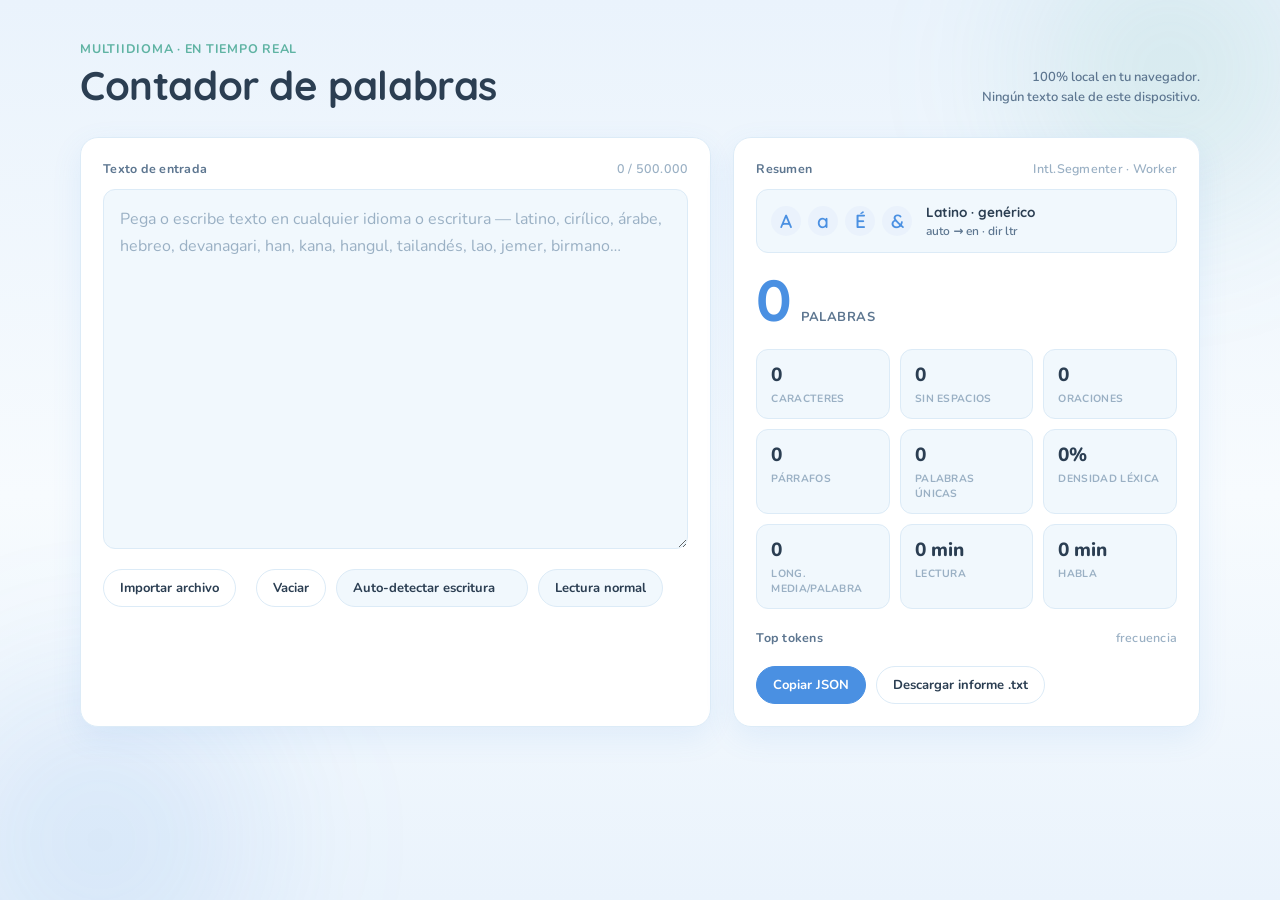
<file: index.html>
<!DOCTYPE html>
<html lang="es">
<head>
<meta charset="UTF-8">
<meta name="viewport" content="width=device-width, initial-scale=1.0">
<title>Contador de palabras — multiidioma</title>
<meta name="description" content="Contador de palabras y caracteres multiidioma: chino, japonés, coreano, árabe, tailandés, ruso y más. 100% local en tu navegador, ningún texto sale de tu dispositivo.">
<link rel="canonical" href="https://countswords.pages.dev/">
<meta property="og:title" content="Contador de palabras — multiidioma">
<meta property="og:description" content="Analiza palabras, caracteres, oraciones y tiempo de lectura en cualquier idioma o escritura. Sin servidor, sin registro.">
<meta property="og:type" content="website">
<meta property="og:url" content="https://countswords.pages.dev/">
<meta name="twitter:card" content="summary">
<meta name="twitter:title" content="Contador de palabras — multiidioma">
<meta name="twitter:description" content="100% local, funciona con cualquier idioma o escritura.">
<meta name="robots" content="index, follow">
<link rel="preconnect" href="https://fonts.googleapis.com">
<link rel="preconnect" href="https://fonts.gstatic.com" crossorigin>
<link href="https://fonts.googleapis.com/css2?family=Quicksand:wght@500;600;700&family=Nunito:wght@400;600;700;800&family=IBM+Plex+Mono:wght@500&display=swap" rel="stylesheet">
<style>
  :root{
    --bg-1:#EAF3FC; --bg-2:#F7FBFE;
    --bg-panel:#FFFFFF; --bg-panel-2:#F1F8FD;
    --ink:#2B3E52; --ink-soft:#5D7690; --ink-faint:#9AB0C4;
    --border:#DCEBF7;
    --accent:#4A90E2; --accent-soft:#EAF2FC; --accent-ink:#FFFFFF;
    --accent-2:#5FB3A3; --danger:#D97B6C; --danger-bg:#FDEEEA;
    --radius:18px; --radius-sm:12px; --radius-pill:999px;
    --shadow:0 10px 30px rgba(74,144,226,.10);
    --mono:'IBM Plex Mono', ui-monospace, monospace;
    --sans:'Nunito', system-ui, -apple-system, sans-serif;
    --display:'Quicksand', var(--sans);
  }
  *{box-sizing:border-box;}
  html,body{margin:0;padding:0;}
  body{
    background:linear-gradient(180deg, var(--bg-1) 0%, var(--bg-2) 55%, var(--bg-1) 100%);
    color:var(--ink);
    font-family:var(--sans);
    min-height:100vh;
    padding:40px 24px 72px;
    position:relative;
    overflow-x:hidden;
  }
  body::before, body::after{
    content:""; position:fixed; border-radius:50%; filter:blur(60px); z-index:0; pointer-events:none;
  }
  body::before{width:420px; height:420px; top:-140px; right:-100px; background:radial-gradient(circle, rgba(95,179,163,.20), transparent 70%);}
  body::after{width:480px; height:480px; bottom:-180px; left:-140px; background:radial-gradient(circle, rgba(74,144,226,.16), transparent 70%);}
  .wrap{max-width:1120px;margin:0 auto; position:relative; z-index:1;}

  header.top{display:flex; justify-content:space-between; align-items:flex-end; gap:16px; margin-bottom:30px; flex-wrap:wrap;}
  .eyebrow{
    font-family:var(--sans); font-weight:700; font-size:12.5px; letter-spacing:.06em; text-transform:uppercase;
    color:var(--accent-2); margin:0 0 6px;
  }
  h1{
    font-family:var(--display); font-weight:700; font-size:clamp(28px,3.6vw,40px);
    margin:0; letter-spacing:-.01em; line-height:1.1; color:var(--ink);
  }
  .top-meta{font-family:var(--sans); font-weight:600; font-size:13px; color:var(--ink-soft); text-align:right; max-width:280px; line-height:1.5;}

  .grid{display:grid; grid-template-columns:1.15fr .85fr; gap:22px;}
  @media (max-width:860px){ .grid{grid-template-columns:1fr;} }

  .panel{
    background:var(--bg-panel); border:1px solid var(--border); border-radius:var(--radius);
    padding:22px; position:relative; box-shadow:var(--shadow);
  }

  .panel-label{
    font-family:var(--sans); font-weight:700; font-size:12.5px; letter-spacing:.02em;
    color:var(--ink-soft); display:flex; justify-content:space-between; margin-bottom:12px;
  }
  .panel-label .cap{color:var(--ink-faint); font-weight:600;}
  .panel-label .cap.warn{color:var(--danger);}

  textarea{
    width:100%; min-height:360px; resize:vertical; border:1px solid var(--border); border-radius:var(--radius-sm);
    background:var(--bg-panel-2); color:var(--ink); font-family:var(--sans); font-size:16px; line-height:1.7;
    padding:16px; outline:none; transition:box-shadow .2s ease, border-color .2s ease;
  }
  textarea::placeholder{color:var(--ink-faint);}
  textarea:focus{border-color:var(--accent); box-shadow:0 0 0 4px var(--accent-soft);}

  .toolbar{display:flex; flex-wrap:wrap; gap:10px; margin-top:14px; align-items:center;}
  button, select{
    font-family:var(--sans); font-weight:700; font-size:13px; color:var(--ink);
    background:var(--bg-panel-2); border:1px solid var(--border); border-radius:var(--radius-pill);
    padding:9px 16px; cursor:pointer; transition:background .15s ease, transform .1s ease;
  }
  button:hover{background:var(--accent-soft); border-color:var(--accent);}
  button:active{transform:translateY(1px) scale(.98);}
  button.primary{background:var(--accent); border-color:var(--accent); color:var(--accent-ink);}
  button.primary:hover{background:#3E82D6;}
  button.ghost{background:transparent;}
  input[type=file]{display:none;}
  select{appearance:none;}

  .specimen{
    display:flex; align-items:center; gap:14px; border:1px solid var(--border); border-radius:var(--radius-sm);
    padding:12px 14px; background:var(--bg-panel-2); margin-bottom:18px; min-height:56px;
  }
  .specimen .glyphs{display:flex; gap:7px; font-family:var(--display); font-weight:600; font-size:19px; color:var(--accent);}
  .specimen .glyphs span{
    display:inline-flex; align-items:center; justify-content:center;
    width:30px; height:30px; border-radius:50%; background:var(--accent-soft);
  }
  .specimen .meta{font-family:var(--sans); font-size:12px; font-weight:600; color:var(--ink-soft); line-height:1.5;}
  .specimen .meta b{color:var(--ink); font-size:13.5px; display:block; font-family:var(--display); font-weight:700;}

  .hero{display:flex; align-items:baseline; gap:10px; margin-bottom:20px;}
  .hero .num{font-family:var(--display); font-weight:700; font-size:58px; letter-spacing:-.02em; line-height:1; color:var(--accent); font-variant-numeric:tabular-nums;}
  .hero .lbl{font-family:var(--sans); font-weight:700; font-size:13px; text-transform:uppercase; letter-spacing:.04em; color:var(--ink-soft);}

  .stats{display:grid; grid-template-columns:1fr 1fr 1fr; gap:10px;}
  .stat{background:var(--bg-panel-2); border:1px solid var(--border); border-radius:var(--radius-sm); padding:12px 14px;}
  .stat .v{font-family:var(--sans); font-size:19px; font-weight:800; color:var(--ink); font-variant-numeric:tabular-nums;}
  .stat .k{font-family:var(--sans); font-size:10.5px; font-weight:700; text-transform:uppercase; letter-spacing:.03em; color:var(--ink-faint); margin-top:3px;}

  .freq{margin-top:20px;}
  .freq-row{display:grid; grid-template-columns:88px 1fr 32px; align-items:center; gap:10px; margin-bottom:8px; font-family:var(--sans); font-size:12.5px; font-weight:600;}
  .freq-row .w{overflow:hidden; text-overflow:ellipsis; white-space:nowrap; color:var(--ink);}
  .freq-bar-track{height:9px; background:var(--bg-panel-2); border-radius:var(--radius-pill); overflow:hidden;}
  .freq-bar{height:100%; background:var(--accent-2); border-radius:var(--radius-pill);}
  .freq-row .n{color:var(--ink-faint); text-align:right;}

  .foot-actions{display:flex; gap:10px; margin-top:20px; flex-wrap:wrap;}

  .warning{
    font-family:var(--sans); font-weight:600; font-size:12.5px; color:#A6503F; background:var(--danger-bg);
    border:1px solid rgba(217,123,108,.35); border-radius:var(--radius-sm); padding:10px 12px; margin-top:10px; display:none;
  }
  .warning.show{display:block;}
  .file-status{font-family:var(--sans); font-weight:600; font-size:12px; color:var(--ink-faint); align-self:center;}
  .file-status.err{color:var(--danger);}

  ::selection{background:var(--accent-soft); color:var(--accent);}
  @media (prefers-reduced-motion:no-preference){
    .hero .num, .stat .v{transition:opacity .15s ease;}
  }
</style>
</head>
<body>
<div class="wrap">

  <header class="top">
    <div>
      <p class="eyebrow">Multiidioma · en tiempo real</p>
      <h1>Contador de palabras</h1>
    </div>
    <div class="top-meta">100% local en tu navegador.<br>Ningún texto sale de este dispositivo.</div>
  </header>

  <div class="grid">

    <!-- INPUT -->
    <section class="panel">
      <div class="panel-label">
        <span>Texto de entrada</span>
        <span class="cap" id="capLabel">0 / 500.000</span>
      </div>
      <textarea id="input" dir="auto" spellcheck="false" placeholder="Pega o escribe texto en cualquier idioma o escritura — latino, cirílico, árabe, hebreo, devanagari, han, kana, hangul, tailandés, lao, jemer, birmano…"></textarea>
      <div class="toolbar">
        <button class="ghost" id="btnImport" title="Admite .txt, .docx, .pdf">Importar archivo</button>
        <input type="file" id="fileInput" accept=".txt,.docx,.pdf,text/plain,application/vnd.openxmlformats-officedocument.wordprocessingml.document,application/pdf">
        <span class="file-status" id="fileStatus"></span>
        <button class="ghost" id="btnClear">Vaciar</button>
        <select id="localeSelect" title="Forzar escritura/idioma para la segmentación">
          <option value="auto">Auto-detectar escritura</option>
          <option value="en">Latino — genérico (en)</option>
          <option value="es">Latino — español (es)</option>
          <option value="ja">Japonés — Han+Kana (ja)</option>
          <option value="zh">Chino — Han (zh)</option>
          <option value="ko">Coreano — Hangul (ko)</option>
          <option value="th">Tailandés (th)</option>
          <option value="lo">Lao (lo)</option>
          <option value="km">Jemer (km)</option>
          <option value="my">Birmano (my)</option>
          <option value="ar">Árabe (ar)</option>
          <option value="he">Hebreo (he)</option>
          <option value="hi">Hindi — Devanagari (hi)</option>
          <option value="ru">Ruso — cirílico (ru)</option>
          <option value="el">Griego (el)</option>
        </select>
        <select id="wpmSelect" title="Velocidad de lectura de referencia">
          <option value="0.75">Lectura lenta</option>
          <option value="1" selected>Lectura normal</option>
          <option value="1.3">Lectura rápida</option>
        </select>
      </div>
      <div class="warning" id="warnBanner"></div>
    </section>

    <!-- OUTPUT -->
    <section class="panel">
      <div class="panel-label"><span>Resumen</span><span class="cap" id="engineLabel">Intl.Segmenter</span></div>

      <div class="specimen" id="specimen">
        <div class="glyphs" id="specimenGlyphs"><span>A</span><span>a</span><span>É</span><span>&</span></div>
        <div class="meta"><b id="specimenName">Latino · genérico</b><span id="specimenLocale">auto → en · dir ltr</span></div>
      </div>

      <div class="hero"><span class="num" id="statWords">0</span><span class="lbl">palabras</span></div>

      <div class="stats">
        <div class="stat"><div class="v" id="statChars">0</div><div class="k">Caracteres</div></div>
        <div class="stat"><div class="v" id="statCharsNS">0</div><div class="k">Sin espacios</div></div>
        <div class="stat"><div class="v" id="statSentences">0</div><div class="k">Oraciones</div></div>
        <div class="stat"><div class="v" id="statParas">0</div><div class="k">Párrafos</div></div>
        <div class="stat"><div class="v" id="statUnique">0</div><div class="k">Palabras únicas</div></div>
        <div class="stat"><div class="v" id="statDensity">0%</div><div class="k">Densidad léxica</div></div>
        <div class="stat"><div class="v" id="statAvgLen">0</div><div class="k">Long. media/palabra</div></div>
        <div class="stat"><div class="v" id="statReadTime">0 min</div><div class="k">Lectura</div></div>
        <div class="stat"><div class="v" id="statSpeakTime">0 min</div><div class="k">Habla</div></div>
      </div>

      <div class="freq" id="freqWrap">
        <div class="panel-label" style="margin-top:16px;"><span>Top tokens</span><span class="cap">frecuencia</span></div>
        <div id="freqList"></div>
      </div>

      <div class="foot-actions">
        <button class="primary" id="btnCopy">Copiar JSON</button>
        <button class="ghost" id="btnDownload">Descargar informe .txt</button>
      </div>
    </section>

  </div>
</div>

<script>
(function(){
  'use strict';

  const MAX_CHARS = 500000;    // límite duro de proceso de texto
  const SOFT_WARN = 200000;    // aviso de rendimiento
  const MAX_TXT_BYTES = 5 * 1024 * 1024;   // 5MB para .txt
  const MAX_DOC_BYTES = 20 * 1024 * 1024;  // 20MB para .docx/.pdf
  const MAX_PDF_PAGES = 500;   // cota anti "PDF bomb"

  // Versiones fijadas (no "latest") — mitiga parcialmente riesgo de supply-chain.
  // Producción: self-host + Subresource Integrity (SRI) sobre estos dos ficheros.
  const MAMMOTH_URL = 'https://cdnjs.cloudflare.com/ajax/libs/mammoth/1.11.0/mammoth.browser.min.js';
  const PDFJS_URL = 'https://cdnjs.cloudflare.com/ajax/libs/pdf.js/6.1.200/pdf.min.mjs';
  const PDFJS_WORKER_URL = 'https://cdnjs.cloudflare.com/ajax/libs/pdf.js/6.1.200/pdf.worker.min.mjs';

  const $ = id => document.getElementById(id);
  const input = $('input'), localeSelect = $('localeSelect'), wpmSelect = $('wpmSelect');
  const capLabel = $('capLabel'), warnBanner = $('warnBanner');

  const SUPPORTS_SEGMENTER = typeof Intl !== 'undefined' && typeof Intl.Segmenter === 'function';
  if (!SUPPORTS_SEGMENTER){
    warnBanner.textContent = 'Este navegador no soporta Intl.Segmenter. Usando aproximación por espacios en blanco (menos precisa para CJK/Thai/Lao/Khmer).';
    warnBanner.classList.add('show');
  }

  // ---- detección de escritura por rango Unicode (sin libs externas, sin llamadas de red) ----
  const SCRIPT_RANGES = [
    ['han', /[\u4E00-\u9FFF\u3400-\u4DBF]/g],
    ['hiragana', /[\u3040-\u309F]/g],
    ['katakana', /[\u30A0-\u30FF]/g],
    ['hangul', /[\uAC00-\uD7A3]/g],
    ['thai', /[\u0E00-\u0E7F]/g],
    ['lao', /[\u0E80-\u0EFF]/g],
    ['khmer', /[\u1780-\u17FF]/g],
    ['myanmar', /[\u1000-\u109F]/g],
    ['arabic', /[\u0600-\u06FF\u0750-\u077F]/g],
    ['hebrew', /[\u0590-\u05FF]/g],
    ['devanagari', /[\u0900-\u097F]/g],
    ['cyrillic', /[\u0400-\u04FF]/g],
    ['greek', /[\u0370-\u03FF]/g],
    ['latin', /[A-Za-zÀ-ÖØ-öø-ÿĀ-ɏ]/g],
  ];

  const SPECIMENS = {
    en:{name:'Latino · genérico', glyphs:['A','a','É','&'], rtl:false, charBased:false},
    es:{name:'Latino · español', glyphs:['A','ñ','¿','Á'], rtl:false, charBased:false},
    ja:{name:'Japonés · Han + Kana', glyphs:['字','あ','ア','漢'], rtl:false, charBased:true},
    zh:{name:'Chino · Han', glyphs:['字','文','语','中'], rtl:false, charBased:true},
    ko:{name:'Coreano · Hangul', glyphs:['한','글','국','어'], rtl:false, charBased:true},
    th:{name:'Tailandés', glyphs:['ก','ฎ','ท','๐'], rtl:false, charBased:true},
    lo:{name:'Lao', glyphs:['ກ','ຂ','ງ','ລ'], rtl:false, charBased:true},
    km:{name:'Jemer', glyphs:['ក','ខ','គ','ឃ'], rtl:false, charBased:true},
    my:{name:'Birmano', glyphs:['က','ခ','ဂ','ဃ'], rtl:false, charBased:true},
    ar:{name:'Árabe', glyphs:['ا','ب','ت','ث'], rtl:true, charBased:false},
    he:{name:'Hebreo', glyphs:['א','ב','ג','ד'], rtl:true, charBased:false},
    hi:{name:'Hindi · Devanagari', glyphs:['क','ख','ग','ह'], rtl:false, charBased:false},
    ru:{name:'Ruso · cirílico', glyphs:['А','Б','В','Я'], rtl:false, charBased:false},
    el:{name:'Griego', glyphs:['Α','Β','Γ','Ω'], rtl:false, charBased:false},
  };

  function detectLocale(sample){
    const counts = {};
    for (const [name, re] of SCRIPT_RANGES){
      const m = sample.match(re);
      counts[name] = m ? m.length : 0;
    }
    if (counts.hiragana > 0 || counts.katakana > 0) return 'ja';
    if (counts.han > 3) return 'zh';
    if (counts.hangul > 3) return 'ko';
    if (counts.thai > 3) return 'th';
    if (counts.lao > 3) return 'lo';
    if (counts.khmer > 3) return 'km';
    if (counts.myanmar > 3) return 'my';
    if (counts.arabic > 3) return 'ar';
    if (counts.hebrew > 3) return 'he';
    if (counts.devanagari > 3) return 'hi';
    if (counts.cyrillic > 3) return 'ru';
    if (counts.greek > 3) return 'el';
    return 'en';
  }

  // ---- núcleo de análisis, compartido entre el fallback síncrono y el Worker ----
  // (se serializa a texto plano para inyectarse también dentro del Worker; ver WORKER_SRC)
  const ANALYZE_CORE_SRC = [
    'function analyzeCore(text, locale, wpmFactor, charBased, supportsSegmenter){',
    '  if (!text){',
    '    return {words:0, chars:0, charsNS:0, sentences:0, paras:0, unique:0, density:0, avgLen:0, readMin:0, speakMin:0, top:[]};',
    '  }',
    '  var words = 0, chars = 0, sentences = 0, uniqueSet = new Set(), totalWordLen = 0;',
    '  var freq = new Map();',
    '  if (supportsSegmenter){',
    '    var graphemeSeg = new Intl.Segmenter(locale, {granularity:"grapheme"});',
    '    var g; for (g of graphemeSeg.segment(text)) chars++;',
    '    var wordSeg = new Intl.Segmenter(locale, {granularity:"word"});',
    '    var w; for (w of wordSeg.segment(text)){',
    '      if (w.isWordLike){',
    '        words++;',
    '        totalWordLen += [...w.segment].length;',
    '        var key = w.segment.toLowerCase();',
    '        uniqueSet.add(key);',
    '        freq.set(key, (freq.get(key) || 0) + 1);',
    '      }',
    '    }',
    '    var sentSeg = new Intl.Segmenter(locale, {granularity:"sentence"});',
    '    var s; for (s of sentSeg.segment(text)){ if (s.segment.trim().length > 0) sentences++; }',
    '  } else {',
    '    chars = [...text].length;',
    '    var tokens = text.trim().split(/\\s+/).filter(Boolean);',
    '    words = tokens.length;',
    '    for (var i=0;i<tokens.length;i++){',
    '      var t = tokens[i];',
    '      totalWordLen += t.length;',
    '      var k2 = t.toLowerCase();',
    '      uniqueSet.add(k2);',
    '      freq.set(k2, (freq.get(k2) || 0) + 1);',
    '    }',
    '    sentences = (text.match(/[.!?¡¿。！？]+/g) || []).length || (text.trim() ? 1 : 0);',
    '  }',
    '  var charsNS = chars - (text.match(/\\s/g) || []).length;',
    '  var paras = text.split(/\\n\\s*\\n+/).map(function(p){return p.trim();}).filter(Boolean).length || (text.trim() ? 1 : 0);',
    '  var unique = uniqueSet.size;',
    '  var density = words ? Math.round((unique / words) * 100) : 0;',
    '  var avgLen = words ? +(totalWordLen / words).toFixed(1) : 0;',
    '  var readBase = charBased ? (charsNS / 300) : (words / 200);',
    '  var readMin = Math.max(readBase / wpmFactor, (words || charsNS) ? 0.1 : 0);',
    '  var speakMin = Math.max((words || charsNS * 0.5) / 130, 0);',
    '  var top = [...freq.entries()].sort(function(a,b){return b[1]-a[1];}).slice(0, 6);',
    '  return {words:words, chars:chars, charsNS:charsNS, sentences:sentences, paras:paras, unique:unique,',
    '    density:density, avgLen:avgLen,',
    '    readMin: Math.ceil(readMin) || (text.trim() ? 1 : 0),',
    '    speakMin: Math.ceil(speakMin) || (text.trim() ? 1 : 0), top:top};',
    '}'
  ].join('\n');

  // Fallback en hilo principal — función real, no generada vía eval/Function()
  // (evita depender de 'unsafe-eval' en la CSP del host; solo se usa si el Worker falla).
  function analyzeSync(text, locale, wpmFactor, charBased, supportsSegmenter){
    if (!text){
      return {words:0, chars:0, charsNS:0, sentences:0, paras:0, unique:0, density:0, avgLen:0, readMin:0, speakMin:0, top:[]};
    }
    let words = 0, chars = 0, sentences = 0, uniqueSet = new Set(), totalWordLen = 0;
    const freq = new Map();
    if (supportsSegmenter){
      const graphemeSeg = new Intl.Segmenter(locale, {granularity:'grapheme'});
      for (const _ of graphemeSeg.segment(text)) chars++;
      const wordSeg = new Intl.Segmenter(locale, {granularity:'word'});
      for (const {segment, isWordLike} of wordSeg.segment(text)){
        if (isWordLike){
          words++;
          totalWordLen += [...segment].length;
          const key = segment.toLowerCase();
          uniqueSet.add(key);
          freq.set(key, (freq.get(key) || 0) + 1);
        }
      }
      const sentSeg = new Intl.Segmenter(locale, {granularity:'sentence'});
      for (const {segment} of sentSeg.segment(text)){
        if (segment.trim().length > 0) sentences++;
      }
    } else {
      chars = [...text].length;
      const tokens = text.trim().split(/\s+/).filter(Boolean);
      words = tokens.length;
      for (const t of tokens){
        totalWordLen += t.length;
        const key = t.toLowerCase();
        uniqueSet.add(key);
        freq.set(key, (freq.get(key) || 0) + 1);
      }
      sentences = (text.match(/[.!?¡¿。！？]+/g) || []).length || (text.trim() ? 1 : 0);
    }
    const charsNS = chars - (text.match(/\s/g) || []).length;
    const paras = text.split(/\n\s*\n+/).map(p => p.trim()).filter(Boolean).length || (text.trim() ? 1 : 0);
    const unique = uniqueSet.size;
    const density = words ? Math.round((unique / words) * 100) : 0;
    const avgLen = words ? +(totalWordLen / words).toFixed(1) : 0;
    const readBase = charBased ? (charsNS / 300) : (words / 200);
    const readMin = Math.max(readBase / wpmFactor, (words || charsNS) ? 0.1 : 0);
    const speakMin = Math.max((words || charsNS * 0.5) / 130, 0);
    const top = [...freq.entries()].sort((a,b) => b[1]-a[1]).slice(0, 6);
    return {words, chars, charsNS, sentences, paras, unique, density, avgLen,
      readMin: Math.ceil(readMin) || (text.trim() ? 1 : 0),
      speakMin: Math.ceil(speakMin) || (text.trim() ? 1 : 0), top};
  }

  // ---- Worker aislado: el conteo nunca bloquea el hilo de UI ----
  const WORKER_SRC = ANALYZE_CORE_SRC + '\n' + [
    'self.onmessage = function(e){',
    '  var d = e.data;',
    '  var supportsSegmenter = typeof Intl !== "undefined" && typeof Intl.Segmenter === "function";',
    '  var r = analyzeCore(d.text, d.locale, d.wpmFactor, d.charBased, supportsSegmenter);',
    '  r.reqId = d.reqId; r.locale = d.locale;',
    '  self.postMessage(r);',
    '};'
  ].join('\n');

  let worker = null, workerReady = false, reqCounter = 0, latestReqId = 0;
  try {
    const blob = new Blob([WORKER_SRC], {type:'application/javascript'});
    worker = new Worker(URL.createObjectURL(blob));
    worker.onmessage = (e) => {
      const r = e.data;
      if (r.reqId !== latestReqId) return; // descarta respuestas obsoletas (usuario siguió tecleando)
      lastResult = r;
      render(r);
    };
    worker.onerror = (err) => {
      console.error('Worker de análisis falló, degradando a hilo principal:', err.message);
      workerReady = false;
    };
    workerReady = true;
  } catch(err){
    console.warn('Web Worker no disponible, usando cálculo síncrono en hilo principal.', err);
  }
  $('engineLabel').textContent = 'Intl.Segmenter · ' + (workerReady ? 'Worker' : 'hilo principal');

  // ---- render (siempre vía textContent — nunca innerHTML con texto del usuario) ----
  function setSpecimen(locale, auto){
    const spec = SPECIMENS[locale] || SPECIMENS.en;
    const glyphsBox = $('specimenGlyphs');
    glyphsBox.innerHTML = '';
    spec.glyphs.forEach(g => {
      const span = document.createElement('span');
      span.textContent = g; // glifos estáticos curados, no derivados del input
      glyphsBox.appendChild(span);
    });
    $('specimenName').textContent = spec.name;
    $('specimenLocale').textContent = (auto ? 'auto → ' : 'manual → ') + locale + ' · dir ' + (spec.rtl ? 'rtl' : 'ltr');
    document.getElementById('input').dir = spec.rtl ? 'rtl' : 'auto';
  }

  function fmt(n){ return n.toLocaleString('es-ES'); }

  function render(r){
    $('statWords').textContent = fmt(r.words);
    $('statChars').textContent = fmt(r.chars);
    $('statCharsNS').textContent = fmt(r.charsNS);
    $('statSentences').textContent = fmt(r.sentences);
    $('statParas').textContent = fmt(r.paras);
    $('statUnique').textContent = fmt(r.unique);
    $('statDensity').textContent = r.density + '%';
    $('statAvgLen').textContent = r.avgLen;
    $('statReadTime').textContent = r.readMin + ' min';
    $('statSpeakTime').textContent = r.speakMin + ' min';

    const freqList = $('freqList');
    freqList.innerHTML = '';
    const maxCount = r.top.length ? r.top[0][1] : 1;
    r.top.forEach(([word, count]) => {
      const row = document.createElement('div');
      row.className = 'freq-row';

      const w = document.createElement('div');
      w.className = 'w'; w.textContent = word;

      const track = document.createElement('div');
      track.className = 'freq-bar-track';
      const bar = document.createElement('div');
      bar.className = 'freq-bar';
      bar.style.width = Math.max(6, Math.round((count / maxCount) * 100)) + '%';
      track.appendChild(bar);

      const n = document.createElement('div');
      n.className = 'n'; n.textContent = count;

      row.appendChild(w); row.appendChild(track); row.appendChild(n);
      freqList.appendChild(row);
    });
  }

  // ---- ciclo principal con debounce ----
  let debounceTimer = null;
  let lastResult = null;

  function process(){
    let text = input.value;
    if (text.length > MAX_CHARS){
      text = text.slice(0, MAX_CHARS);
      input.value = text;
    }

    capLabel.textContent = fmt(text.length) + ' / ' + fmt(MAX_CHARS);
    capLabel.classList.toggle('warn', text.length > SOFT_WARN);
    warnBanner.classList.toggle('show', text.length > SOFT_WARN && SUPPORTS_SEGMENTER);
    if (text.length > SOFT_WARN && SUPPORTS_SEGMENTER){
      warnBanner.textContent = 'Texto grande (' + fmt(text.length) + ' car.) — el cálculo puede tardar unos milisegundos más.';
    }

    const manual = localeSelect.value !== 'auto';
    const sample = text.slice(0, 4000);
    const locale = manual ? localeSelect.value : detectLocale(sample);
    setSpecimen(locale, !manual);

    const wpmFactor = parseFloat(wpmSelect.value);
    const spec = SPECIMENS[locale] || SPECIMENS.en;
    latestReqId = ++reqCounter;

    if (workerReady){
      worker.postMessage({text, locale, wpmFactor, charBased: spec.charBased, reqId: latestReqId});
    } else {
      const r = analyzeSync(text, locale, wpmFactor, spec.charBased, SUPPORTS_SEGMENTER);
      r.locale = locale;
      lastResult = r;
      render(r);
    }
  }

  function debouncedProcess(){
    clearTimeout(debounceTimer);
    debounceTimer = setTimeout(process, 150);
  }

  input.addEventListener('input', debouncedProcess);
  localeSelect.addEventListener('change', process);
  wpmSelect.addEventListener('change', process);

  $('btnClear').addEventListener('click', () => { input.value = ''; process(); input.focus(); });

  function setFileStatus(msg, isError){
    const el = $('fileStatus');
    el.textContent = msg || '';
    el.classList.toggle('err', !!isError);
  }

  // Carga perezosa: el código de terceros solo entra en la página si el usuario
  // realmente importa ese tipo de archivo (superficie de ataque mínima por defecto).
  let mammothLoadPromise = null;
  function loadMammoth(){
    if (window.mammoth) return Promise.resolve();
    if (mammothLoadPromise) return mammothLoadPromise;
    mammothLoadPromise = new Promise((resolve, reject) => {
      const s = document.createElement('script');
      s.src = MAMMOTH_URL; s.async = true;
      s.onload = () => resolve();
      s.onerror = () => reject(new Error('No se pudo cargar el motor .docx (mammoth.js).'));
      document.head.appendChild(s);
    });
    return mammothLoadPromise;
  }

  let pdfjsLibPromise = null;
  function loadPdfjs(){
    if (pdfjsLibPromise) return pdfjsLibPromise;
    pdfjsLibPromise = import(/* webpackIgnore: true */ PDFJS_URL).then(lib => {
      lib.GlobalWorkerOptions.workerSrc = PDFJS_WORKER_URL;
      return lib;
    });
    return pdfjsLibPromise;
  }

  async function handleDocx(file){
    setFileStatus('Cargando motor .docx…');
    await loadMammoth();
    setFileStatus('Extrayendo texto…');
    const buf = await file.arrayBuffer();
    // extractRawText: solo texto de document.xml — no procesa macros/VBA ni objetos OLE incrustados.
    const res = await window.mammoth.extractRawText({arrayBuffer: buf});
    input.value = res.value.slice(0, MAX_CHARS);
    setFileStatus('Importado ✓' + (res.messages && res.messages.length ? ' (con avisos de formato)' : ''));
  }

  async function handlePdf(file){
    setFileStatus('Cargando motor .pdf…');
    const pdfjsLib = await loadPdfjs();
    setFileStatus('Extrayendo texto…');
    const buf = await file.arrayBuffer();
    // getDocument + getTextContent: solo capa de extracción de texto. No se carga el
    // visor/canvas ni la sandbox de JavaScript embebido (pdf.sandbox.mjs nunca se importa),
    // así que cualquier /JavaScript o /OpenAction del PDF queda sin ejecutar.
    const doc = await pdfjsLib.getDocument({data: buf}).promise;
    const pageCount = Math.min(doc.numPages, MAX_PDF_PAGES);
    const out = [];
    for (let i = 1; i <= pageCount; i++){
      const page = await doc.getPage(i);
      const content = await page.getTextContent();
      out.push(content.items.map(it => it.str).join(' '));
      if (i % 15 === 0) setFileStatus('Extrayendo texto… página ' + i + '/' + pageCount);
    }
    input.value = out.join('\n\n').slice(0, MAX_CHARS);
    setFileStatus(doc.numPages > MAX_PDF_PAGES
      ? ('Truncado a ' + MAX_PDF_PAGES + ' de ' + doc.numPages + ' páginas.')
      : 'Importado ✓');
  }

  $('btnImport').addEventListener('click', () => $('fileInput').click());
  $('fileInput').addEventListener('change', async (e) => {
    const file = e.target.files[0];
    e.target.value = '';
    if (!file) return;
    const name = file.name.toLowerCase();
    setFileStatus('Leyendo archivo…');
    try {
      if (name.endsWith('.txt') || file.type === 'text/plain'){
        if (file.size > MAX_TXT_BYTES) throw new Error('Archivo .txt > 5 MB.');
        input.value = (await file.text()).slice(0, MAX_CHARS);
        setFileStatus('Importado ✓');
      } else if (name.endsWith('.docx')){
        if (file.size > MAX_DOC_BYTES) throw new Error('Archivo .docx > 20 MB.');
        await handleDocx(file);
      } else if (name.endsWith('.pdf')){
        if (file.size > MAX_DOC_BYTES) throw new Error('Archivo .pdf > 20 MB.');
        await handlePdf(file);
      } else {
        throw new Error('Formato no admitido — usa .txt, .docx o .pdf.');
      }
      process();
    } catch(err){
      console.error(err);
      setFileStatus(err.message || 'Error al importar el archivo.', true);
    }
  });

  $('btnCopy').addEventListener('click', async () => {
    if (!lastResult) return;
    const payload = JSON.stringify(lastResult, null, 2);
    try {
      await navigator.clipboard.writeText(payload);
      const btn = $('btnCopy'); const orig = btn.textContent;
      btn.textContent = 'Copiado ✓'; setTimeout(() => btn.textContent = orig, 1200);
    } catch(_) { alert('No se pudo copiar al portapapeles.'); }
  });

  $('btnDownload').addEventListener('click', () => {
    if (!lastResult) return;
    const r = lastResult;
    const report = [
      'INFORME DE TEXTO', '='.repeat(40),
      'Escritura/locale: ' + r.locale,
      'Palabras: ' + r.words,
      'Caracteres: ' + r.chars,
      'Caracteres sin espacios: ' + r.charsNS,
      'Oraciones: ' + r.sentences,
      'Párrafos: ' + r.paras,
      'Palabras únicas: ' + r.unique,
      'Densidad léxica: ' + r.density + '%',
      'Longitud media de palabra: ' + r.avgLen,
      'Tiempo de lectura: ' + r.readMin + ' min',
      'Tiempo de habla: ' + r.speakMin + ' min',
      '', 'Top tokens:',
      ...r.top.map(([w,c]) => '  ' + w + ' — ' + c),
    ].join('\n');
    const blob = new Blob([report], {type:'text/plain;charset=utf-8'});
    const url = URL.createObjectURL(blob);
    const a = document.createElement('a');
    a.href = url; a.download = 'informe-texto.txt';
    document.body.appendChild(a); a.click(); a.remove();
    URL.revokeObjectURL(url);
  });

  process();
})();
</script>
</body>
</html>
</file>
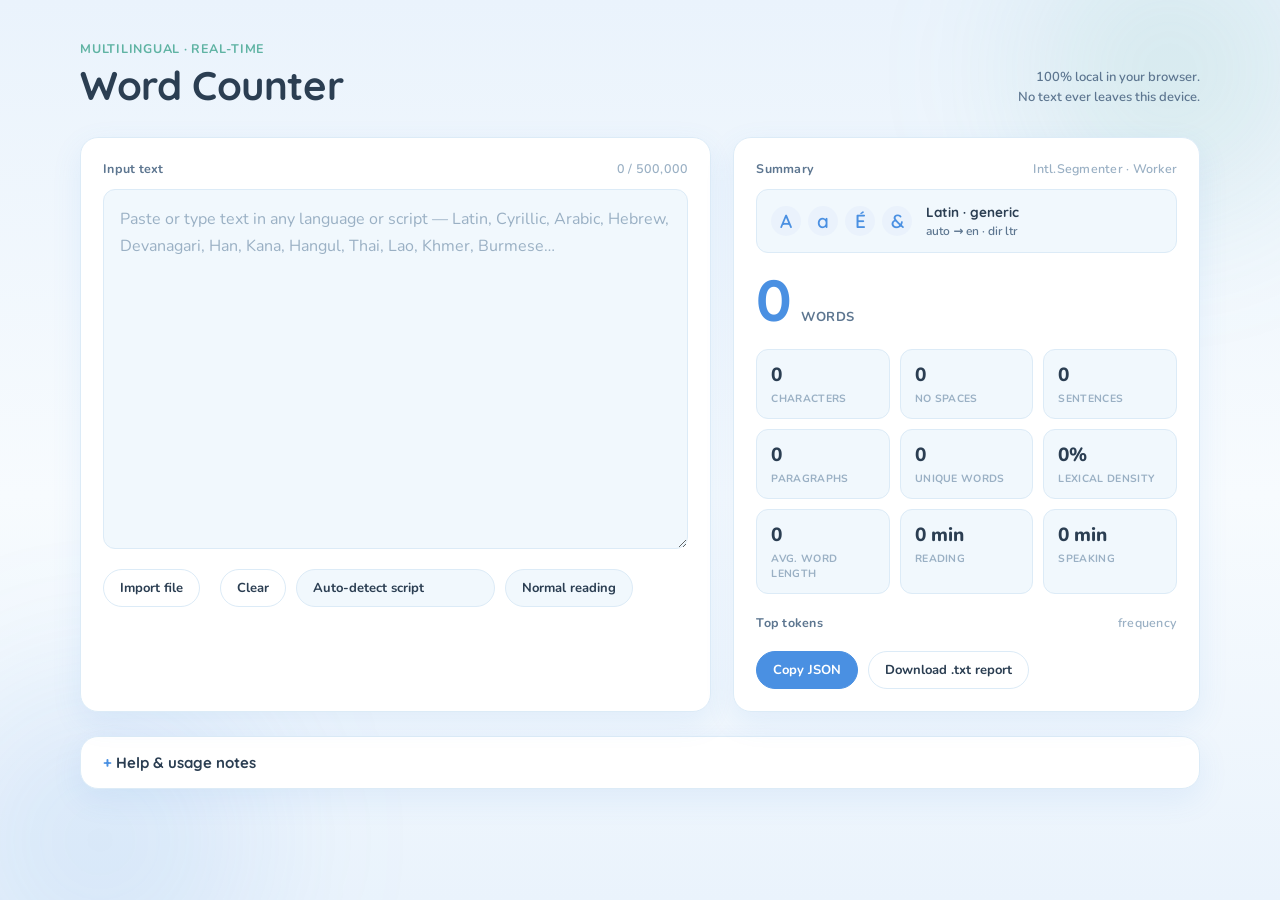
<file: site/en/index.html>
<!DOCTYPE html>
<html lang="en-GB">
<head>
<meta charset="UTF-8">
<meta name="viewport" content="width=device-width, initial-scale=1.0">
<title>Word Counter — Multilingual</title>
<meta name="description" content="Multilingual word and character counter: Chinese, Japanese, Korean, Arabic, Thai, Russian and more. 100% local in your browser, no text ever leaves your device.">
<link rel="canonical" href="https://countswords.pages.dev/">
<meta property="og:title" content="Word Counter — Multilingual">
<meta property="og:description" content="Analyse words, characters, sentences and reading time in any language or script. No server, no sign-up.">
<meta property="og:type" content="website">
<meta property="og:url" content="https://countswords.pages.dev/">
<meta name="twitter:card" content="summary">
<meta name="twitter:title" content="Word Counter — Multilingual">
<meta name="twitter:description" content="100% local, works with any language or script.">
<meta name="robots" content="index, follow">
<link rel="preconnect" href="https://fonts.googleapis.com">
<link rel="preconnect" href="https://fonts.gstatic.com" crossorigin>
<link href="https://fonts.googleapis.com/css2?family=Quicksand:wght@500;600;700&family=Nunito:wght@400;600;700;800&family=IBM+Plex+Mono:wght@500&display=swap" rel="stylesheet">
<link rel="stylesheet" href="styles.css">
</head>
<body>
<div class="wrap">

  <header class="top">
    <div>
      <p class="eyebrow">Multilingual · real-time</p>
      <h1>Word Counter</h1>
    </div>
    <div class="top-meta">100% local in your browser.<br>No text ever leaves this device.</div>
  </header>

  <div class="grid">

    <!-- INPUT -->
    <section class="panel">
      <div class="panel-label">
        <span>Input text</span>
        <span class="cap" id="capLabel">0 / 500,000</span>
      </div>
      <textarea id="input" dir="auto" spellcheck="false" placeholder="Paste or type text in any language or script — Latin, Cyrillic, Arabic, Hebrew, Devanagari, Han, Kana, Hangul, Thai, Lao, Khmer, Burmese…"></textarea>
      <div class="toolbar">
        <button class="ghost" id="btnImport" title="Supports .txt, .docx, .pdf">Import file</button>
        <input type="file" id="fileInput" accept=".txt,.docx,.pdf,text/plain,application/vnd.openxmlformats-officedocument.wordprocessingml.document,application/pdf">
        <span class="file-status" id="fileStatus"></span>
        <button class="ghost" id="btnClear">Clear</button>
        <select id="localeSelect" title="Force script/language for segmentation">
          <option value="auto">Auto-detect script</option>
          <option value="en">Latin — generic (en)</option>
          <option value="es">Latin — Spanish (es)</option>
          <option value="ja">Japanese — Han+Kana (ja)</option>
          <option value="zh">Chinese — Han (zh)</option>
          <option value="ko">Korean — Hangul (ko)</option>
          <option value="th">Thai (th)</option>
          <option value="lo">Lao (lo)</option>
          <option value="km">Khmer (km)</option>
          <option value="my">Burmese (my)</option>
          <option value="ar">Arabic (ar)</option>
          <option value="he">Hebrew (he)</option>
          <option value="hi">Hindi — Devanagari (hi)</option>
          <option value="ru">Russian — Cyrillic (ru)</option>
          <option value="el">Greek (el)</option>
        </select>
        <select id="wpmSelect" title="Velocidad de lectura de referencia">
          <option value="0.75">Slow reading</option>
          <option value="1" selected>Normal reading</option>
          <option value="1.3">Fast reading</option>
        </select>
      </div>
      <div class="warning" id="warnBanner"></div>
    </section>

    <!-- OUTPUT -->
    <section class="panel">
      <div class="panel-label"><span>Summary</span><span class="cap" id="engineLabel">Intl.Segmenter</span></div>

      <div class="specimen" id="specimen">
        <div class="glyphs" id="specimenGlyphs"><span>A</span><span>a</span><span>É</span><span>&</span></div>
        <div class="meta"><b id="specimenName">Latin · generic</b><span id="specimenLocale">auto → en · dir ltr</span></div>
      </div>

      <div class="hero"><span class="num" id="statWords">0</span><span class="lbl">words</span></div>

      <div class="stats">
        <div class="stat"><div class="v" id="statChars">0</div><div class="k">Characters</div></div>
        <div class="stat"><div class="v" id="statCharsNS">0</div><div class="k">No spaces</div></div>
        <div class="stat"><div class="v" id="statSentences">0</div><div class="k">Sentences</div></div>
        <div class="stat"><div class="v" id="statParas">0</div><div class="k">Paragraphs</div></div>
        <div class="stat"><div class="v" id="statUnique">0</div><div class="k">Unique words</div></div>
        <div class="stat"><div class="v" id="statDensity">0%</div><div class="k">Lexical density</div></div>
        <div class="stat"><div class="v" id="statAvgLen">0</div><div class="k">Avg. word length</div></div>
        <div class="stat"><div class="v" id="statReadTime">0 min</div><div class="k">Reading</div></div>
        <div class="stat"><div class="v" id="statSpeakTime">0 min</div><div class="k">Speaking</div></div>
      </div>

      <div class="freq" id="freqWrap">
        <div class="panel-label panel-label--freq"><span>Top tokens</span><span class="cap">frequency</span></div>
        <div id="freqList"></div>
      </div>

      <div class="foot-actions">
        <button class="primary" id="btnCopy">Copy JSON</button>
        <button class="ghost" id="btnDownload">Download .txt report</button>
      </div>
    </section>

  </div>

  <details class="help">
    <summary>Help &amp; usage notes</summary>
    <div class="help-content">
      <p><strong>Supported browsers:</strong> Chrome/Edge 130+, Firefox 125+, Safari 17+. Older browsers fall back to a less accurate approximation mode (flagged above when it applies).</p>
      <p><strong>Limits:</strong> 500,000 characters pasted directly · 5MB for .txt files · 20MB for .docx/.pdf (500 pages max.)</p>
      <p><strong>Privacy:</strong> the text you analyse never leaves your browser. This site uses <a href="https://plausible.io" target="_blank" rel="noopener">Plausible</a> for anonymous, cookieless aggregate analytics. <a href="privacy.html">Full privacy policy</a>.</p>
      <p>Avoid pasting sensitive information on shared or public devices — the risk there isn't this site, it's whoever else has access to your browser.</p>
    </div>
  </details>
</div>

<script src="app.js"></script>
<script defer data-domain="countswords.pages.dev" src="https://plausible.io/js/script.js"></script>
</body>
</html>
</file>
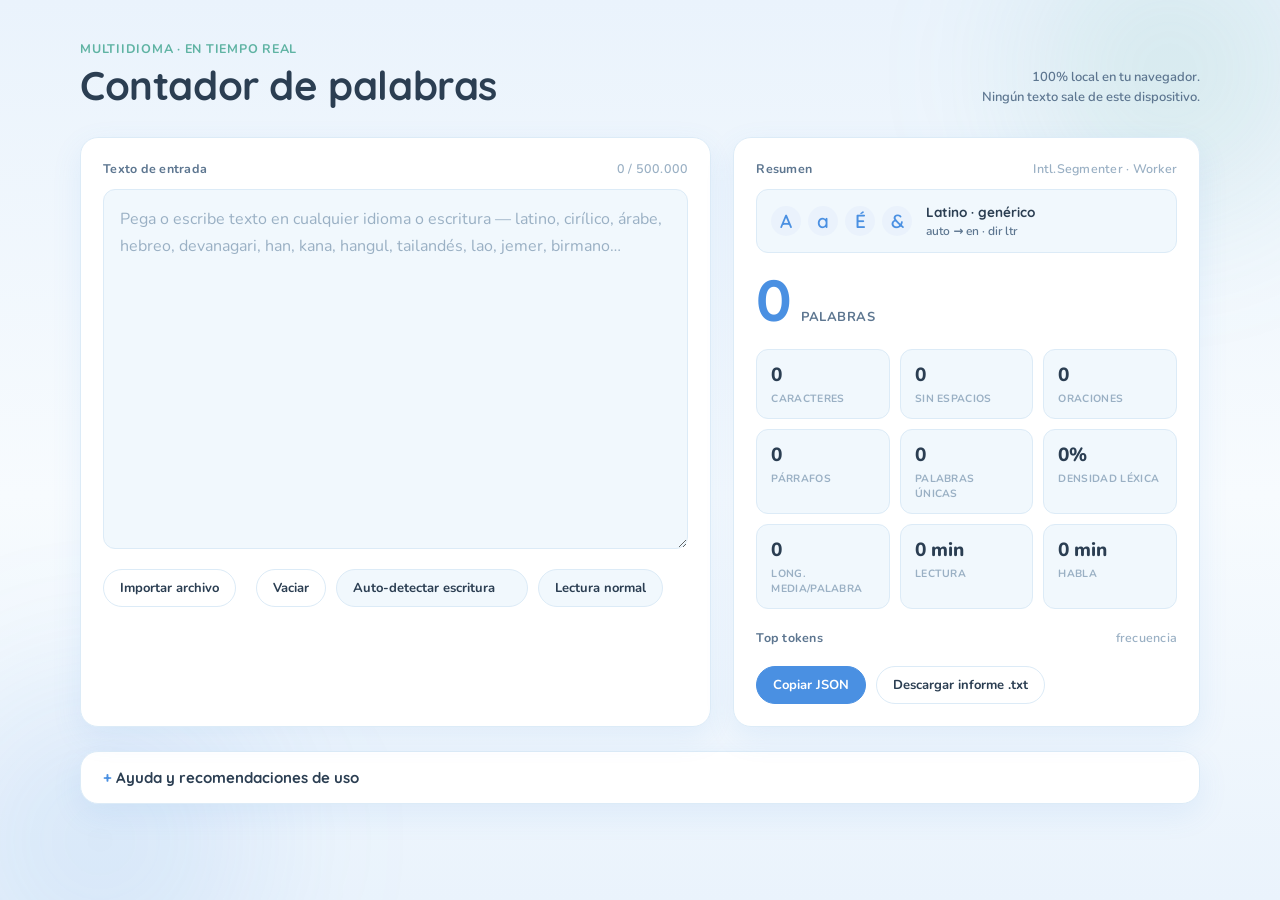
<file: site/es/index.html>
<!DOCTYPE html>
<html lang="es">
<head>
<meta charset="UTF-8">
<meta name="viewport" content="width=device-width, initial-scale=1.0">
<title>Contador de palabras — multiidioma</title>
<meta name="description" content="Contador de palabras y caracteres multiidioma: chino, japonés, coreano, árabe, tailandés, ruso y más. 100% local en tu navegador, ningún texto sale de tu dispositivo.">
<link rel="canonical" href="https://countswords.pages.dev/">
<meta property="og:title" content="Contador de palabras — multiidioma">
<meta property="og:description" content="Analiza palabras, caracteres, oraciones y tiempo de lectura en cualquier idioma o escritura. Sin servidor, sin registro.">
<meta property="og:type" content="website">
<meta property="og:url" content="https://countswords.pages.dev/">
<meta name="twitter:card" content="summary">
<meta name="twitter:title" content="Contador de palabras — multiidioma">
<meta name="twitter:description" content="100% local, funciona con cualquier idioma o escritura.">
<meta name="robots" content="index, follow">
<link rel="preconnect" href="https://fonts.googleapis.com">
<link rel="preconnect" href="https://fonts.gstatic.com" crossorigin>
<link href="https://fonts.googleapis.com/css2?family=Quicksand:wght@500;600;700&family=Nunito:wght@400;600;700;800&family=IBM+Plex+Mono:wght@500&display=swap" rel="stylesheet">
<link rel="stylesheet" href="styles.css">
</head>
<body>
<div class="wrap">

  <header class="top">
    <div>
      <p class="eyebrow">Multiidioma · en tiempo real</p>
      <h1>Contador de palabras</h1>
    </div>
    <div class="top-meta">100% local en tu navegador.<br>Ningún texto sale de este dispositivo.</div>
  </header>

  <div class="grid">

    <!-- INPUT -->
    <section class="panel">
      <div class="panel-label">
        <span>Texto de entrada</span>
        <span class="cap" id="capLabel">0 / 500.000</span>
      </div>
      <textarea id="input" dir="auto" spellcheck="false" placeholder="Pega o escribe texto en cualquier idioma o escritura — latino, cirílico, árabe, hebreo, devanagari, han, kana, hangul, tailandés, lao, jemer, birmano…"></textarea>
      <div class="toolbar">
        <button class="ghost" id="btnImport" title="Admite .txt, .docx, .pdf">Importar archivo</button>
        <input type="file" id="fileInput" accept=".txt,.docx,.pdf,text/plain,application/vnd.openxmlformats-officedocument.wordprocessingml.document,application/pdf">
        <span class="file-status" id="fileStatus"></span>
        <button class="ghost" id="btnClear">Vaciar</button>
        <select id="localeSelect" title="Forzar escritura/idioma para la segmentación">
          <option value="auto">Auto-detectar escritura</option>
          <option value="en">Latino — genérico (en)</option>
          <option value="es">Latino — español (es)</option>
          <option value="ja">Japonés — Han+Kana (ja)</option>
          <option value="zh">Chino — Han (zh)</option>
          <option value="ko">Coreano — Hangul (ko)</option>
          <option value="th">Tailandés (th)</option>
          <option value="lo">Lao (lo)</option>
          <option value="km">Jemer (km)</option>
          <option value="my">Birmano (my)</option>
          <option value="ar">Árabe (ar)</option>
          <option value="he">Hebreo (he)</option>
          <option value="hi">Hindi — Devanagari (hi)</option>
          <option value="ru">Ruso — cirílico (ru)</option>
          <option value="el">Griego (el)</option>
        </select>
        <select id="wpmSelect" title="Velocidad de lectura de referencia">
          <option value="0.75">Lectura lenta</option>
          <option value="1" selected>Lectura normal</option>
          <option value="1.3">Lectura rápida</option>
        </select>
      </div>
      <div class="warning" id="warnBanner"></div>
    </section>

    <!-- OUTPUT -->
    <section class="panel">
      <div class="panel-label"><span>Resumen</span><span class="cap" id="engineLabel">Intl.Segmenter</span></div>

      <div class="specimen" id="specimen">
        <div class="glyphs" id="specimenGlyphs"><span>A</span><span>a</span><span>É</span><span>&</span></div>
        <div class="meta"><b id="specimenName">Latino · genérico</b><span id="specimenLocale">auto → en · dir ltr</span></div>
      </div>

      <div class="hero"><span class="num" id="statWords">0</span><span class="lbl">palabras</span></div>

      <div class="stats">
        <div class="stat"><div class="v" id="statChars">0</div><div class="k">Caracteres</div></div>
        <div class="stat"><div class="v" id="statCharsNS">0</div><div class="k">Sin espacios</div></div>
        <div class="stat"><div class="v" id="statSentences">0</div><div class="k">Oraciones</div></div>
        <div class="stat"><div class="v" id="statParas">0</div><div class="k">Párrafos</div></div>
        <div class="stat"><div class="v" id="statUnique">0</div><div class="k">Palabras únicas</div></div>
        <div class="stat"><div class="v" id="statDensity">0%</div><div class="k">Densidad léxica</div></div>
        <div class="stat"><div class="v" id="statAvgLen">0</div><div class="k">Long. media/palabra</div></div>
        <div class="stat"><div class="v" id="statReadTime">0 min</div><div class="k">Lectura</div></div>
        <div class="stat"><div class="v" id="statSpeakTime">0 min</div><div class="k">Habla</div></div>
      </div>

      <div class="freq" id="freqWrap">
        <div class="panel-label panel-label--freq"><span>Top tokens</span><span class="cap">frecuencia</span></div>
        <div id="freqList"></div>
      </div>

      <div class="foot-actions">
        <button class="primary" id="btnCopy">Copiar JSON</button>
        <button class="ghost" id="btnDownload">Descargar informe .txt</button>
      </div>
    </section>

  </div>

  <details class="help">
    <summary>Ayuda y recomendaciones de uso</summary>
    <div class="help-content">
      <p><strong>Navegadores soportados:</strong> Chrome/Edge 130+, Firefox 125+, Safari 17+. En navegadores más antiguos el conteo cae a un modo de aproximación menos preciso (se avisa arriba si aplica).</p>
      <p><strong>Límites:</strong> 500.000 caracteres en pegado directo · 5MB en archivos .txt · 20MB en .docx/.pdf (500 páginas máx.)</p>
      <p><strong>Privacidad:</strong> el texto que analizas nunca sale de tu navegador. Este sitio usa <a href="https://plausible.io" target="_blank" rel="noopener">Plausible</a> para analítica agregada y anónima, sin cookies. <a href="privacy.html">Política de privacidad completa</a>.</p>
      <p>Evita pegar información sensible en equipos compartidos o públicos — el riesgo ahí no es este sitio, es quien más tenga acceso a tu navegador.</p>
    </div>
  </details>
</div>

<script src="app.js"></script>
<script defer data-domain="countswords.pages.dev" src="https://plausible.io/js/script.js"></script>
</body>
</html>
</file>
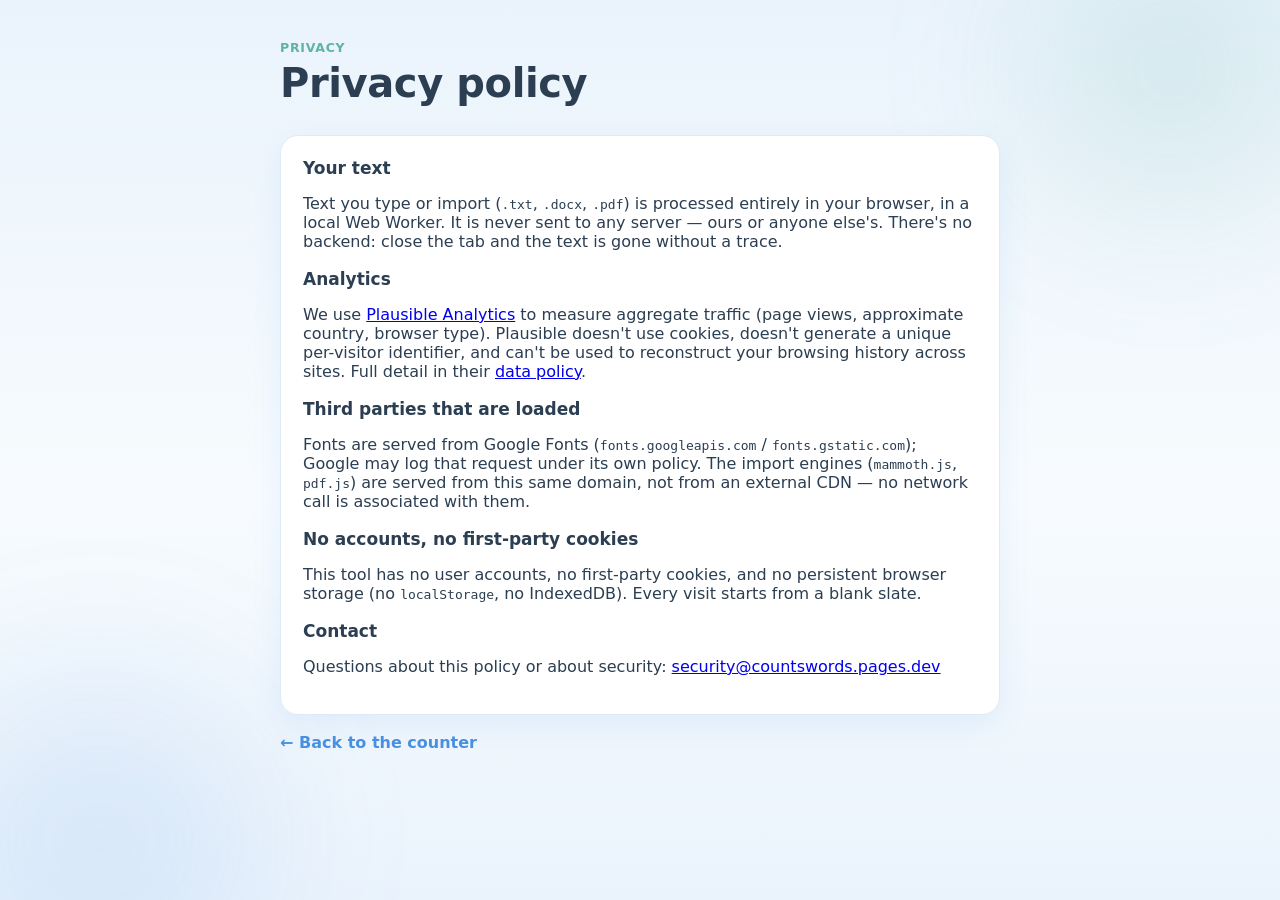
<file: site/en/privacy.html>
<!DOCTYPE html>
<html lang="en-GB">
<head>
<meta charset="UTF-8">
<meta name="viewport" content="width=device-width, initial-scale=1.0">
<title>Privacy — Word Counter</title>
<meta name="robots" content="index, follow">
<link rel="stylesheet" href="styles.css">
</head>
<body>
<div class="wrap wrap--narrow">

  <header class="top">
    <div>
      <p class="eyebrow">Privacy</p>
      <h1>Privacy policy</h1>
    </div>
  </header>

  <section class="panel">
    <div class="help-content">
      <h2 class="legal-h2">Your text</h2>
      <p>Text you type or import (<code>.txt</code>, <code>.docx</code>, <code>.pdf</code>) is processed entirely in your browser, in a local Web Worker. It is never sent to any server — ours or anyone else's. There's no backend: close the tab and the text is gone without a trace.</p>

      <h2 class="legal-h2">Analytics</h2>
      <p>We use <a href="https://plausible.io" target="_blank" rel="noopener">Plausible Analytics</a> to measure aggregate traffic (page views, approximate country, browser type). Plausible doesn't use cookies, doesn't generate a unique per-visitor identifier, and can't be used to reconstruct your browsing history across sites. Full detail in their <a href="https://plausible.io/data-policy" target="_blank" rel="noopener">data policy</a>.</p>

      <h2 class="legal-h2">Third parties that are loaded</h2>
      <p>Fonts are served from Google Fonts (<code>fonts.googleapis.com</code> / <code>fonts.gstatic.com</code>); Google may log that request under its own policy. The import engines (<code>mammoth.js</code>, <code>pdf.js</code>) are served from this same domain, not from an external CDN — no network call is associated with them.</p>

      <h2 class="legal-h2">No accounts, no first-party cookies</h2>
      <p>This tool has no user accounts, no first-party cookies, and no persistent browser storage (no <code>localStorage</code>, no IndexedDB). Every visit starts from a blank slate.</p>

      <h2 class="legal-h2">Contact</h2>
      <p>Questions about this policy or about security: <a href="mailto:security@countswords.pages.dev">security@countswords.pages.dev</a></p>
    </div>
  </section>

  <p class="back-link"><a href="index.html">&larr; Back to the counter</a></p>
</div>
</body>
</html>
</file>
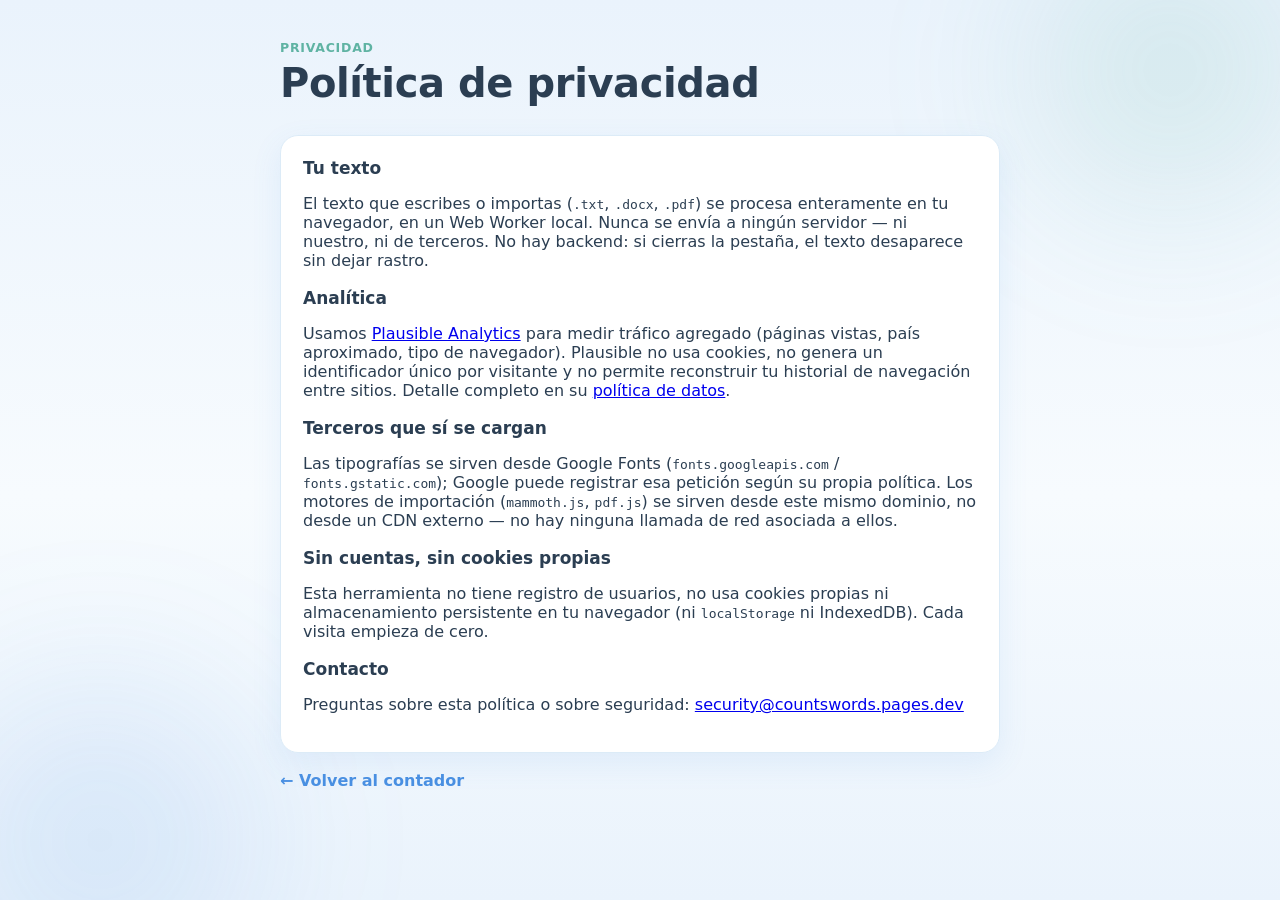
<file: site/es/privacy.html>
<!DOCTYPE html>
<html lang="es">
<head>
<meta charset="UTF-8">
<meta name="viewport" content="width=device-width, initial-scale=1.0">
<title>Privacidad — Contador de palabras</title>
<meta name="robots" content="index, follow">
<link rel="stylesheet" href="styles.css">
</head>
<body>
<div class="wrap wrap--narrow">

  <header class="top">
    <div>
      <p class="eyebrow">Privacidad</p>
      <h1>Política de privacidad</h1>
    </div>
  </header>

  <section class="panel">
    <div class="help-content">
      <h2 class="legal-h2">Tu texto</h2>
      <p>El texto que escribes o importas (<code>.txt</code>, <code>.docx</code>, <code>.pdf</code>) se procesa enteramente en tu navegador, en un Web Worker local. Nunca se envía a ningún servidor — ni nuestro, ni de terceros. No hay backend: si cierras la pestaña, el texto desaparece sin dejar rastro.</p>

      <h2 class="legal-h2">Analítica</h2>
      <p>Usamos <a href="https://plausible.io" target="_blank" rel="noopener">Plausible Analytics</a> para medir tráfico agregado (páginas vistas, país aproximado, tipo de navegador). Plausible no usa cookies, no genera un identificador único por visitante y no permite reconstruir tu historial de navegación entre sitios. Detalle completo en su <a href="https://plausible.io/data-policy" target="_blank" rel="noopener">política de datos</a>.</p>

      <h2 class="legal-h2">Terceros que sí se cargan</h2>
      <p>Las tipografías se sirven desde Google Fonts (<code>fonts.googleapis.com</code> / <code>fonts.gstatic.com</code>); Google puede registrar esa petición según su propia política. Los motores de importación (<code>mammoth.js</code>, <code>pdf.js</code>) se sirven desde este mismo dominio, no desde un CDN externo — no hay ninguna llamada de red asociada a ellos.</p>

      <h2 class="legal-h2">Sin cuentas, sin cookies propias</h2>
      <p>Esta herramienta no tiene registro de usuarios, no usa cookies propias ni almacenamiento persistente en tu navegador (ni <code>localStorage</code> ni IndexedDB). Cada visita empieza de cero.</p>

      <h2 class="legal-h2">Contacto</h2>
      <p>Preguntas sobre esta política o sobre seguridad: <a href="mailto:security@countswords.pages.dev">security@countswords.pages.dev</a></p>
    </div>
  </section>

  <p class="back-link"><a href="index.html">&larr; Volver al contador</a></p>
</div>
</body>
</html>
</file>
<file: site/en/styles.css>
:root{
    --bg-1:#EAF3FC; --bg-2:#F7FBFE;
    --bg-panel:#FFFFFF; --bg-panel-2:#F1F8FD;
    --ink:#2B3E52; --ink-soft:#5D7690; --ink-faint:#9AB0C4;
    --border:#DCEBF7;
    --accent:#4A90E2; --accent-soft:#EAF2FC; --accent-ink:#FFFFFF;
    --accent-2:#5FB3A3; --danger:#D97B6C; --danger-bg:#FDEEEA;
    --radius:18px; --radius-sm:12px; --radius-pill:999px;
    --shadow:0 10px 30px rgba(74,144,226,.10);
    --mono:'IBM Plex Mono', ui-monospace, monospace;
    --sans:'Nunito', system-ui, -apple-system, sans-serif;
    --display:'Quicksand', var(--sans);
  }
  *{box-sizing:border-box;}
  html,body{margin:0;padding:0;}
  body{
    background:linear-gradient(180deg, var(--bg-1) 0%, var(--bg-2) 55%, var(--bg-1) 100%);
    color:var(--ink);
    font-family:var(--sans);
    min-height:100vh;
    padding:40px 24px 72px;
    position:relative;
    overflow-x:hidden;
  }
  body::before, body::after{
    content:""; position:fixed; border-radius:50%; filter:blur(60px); z-index:0; pointer-events:none;
  }
  body::before{width:420px; height:420px; top:-140px; right:-100px; background:radial-gradient(circle, rgba(95,179,163,.20), transparent 70%);}
  body::after{width:480px; height:480px; bottom:-180px; left:-140px; background:radial-gradient(circle, rgba(74,144,226,.16), transparent 70%);}
  .wrap{max-width:1120px;margin:0 auto; position:relative; z-index:1;}

  header.top{display:flex; justify-content:space-between; align-items:flex-end; gap:16px; margin-bottom:30px; flex-wrap:wrap;}
  .eyebrow{
    font-family:var(--sans); font-weight:700; font-size:12.5px; letter-spacing:.06em; text-transform:uppercase;
    color:var(--accent-2); margin:0 0 6px;
  }
  h1{
    font-family:var(--display); font-weight:700; font-size:clamp(28px,3.6vw,40px);
    margin:0; letter-spacing:-.01em; line-height:1.1; color:var(--ink);
  }
  .top-meta{font-family:var(--sans); font-weight:600; font-size:13px; color:var(--ink-soft); text-align:right; max-width:280px; line-height:1.5;}

  .grid{display:grid; grid-template-columns:1.15fr .85fr; gap:22px;}
  @media (max-width:860px){ .grid{grid-template-columns:1fr;} }

  .panel{
    background:var(--bg-panel); border:1px solid var(--border); border-radius:var(--radius);
    padding:22px; position:relative; box-shadow:var(--shadow);
  }

  .panel-label{
    font-family:var(--sans); font-weight:700; font-size:12.5px; letter-spacing:.02em;
    color:var(--ink-soft); display:flex; justify-content:space-between; margin-bottom:12px;
  }
  .panel-label .cap{color:var(--ink-faint); font-weight:600;}
  .panel-label .cap.warn{color:var(--danger);}

  textarea{
    width:100%; min-height:360px; resize:vertical; border:1px solid var(--border); border-radius:var(--radius-sm);
    background:var(--bg-panel-2); color:var(--ink); font-family:var(--sans); font-size:16px; line-height:1.7;
    padding:16px; outline:none; transition:box-shadow .2s ease, border-color .2s ease;
  }
  textarea::placeholder{color:var(--ink-faint);}
  textarea:focus{border-color:var(--accent); box-shadow:0 0 0 4px var(--accent-soft);}

  .toolbar{display:flex; flex-wrap:wrap; gap:10px; margin-top:14px; align-items:center;}
  button, select{
    font-family:var(--sans); font-weight:700; font-size:13px; color:var(--ink);
    background:var(--bg-panel-2); border:1px solid var(--border); border-radius:var(--radius-pill);
    padding:9px 16px; cursor:pointer; transition:background .15s ease, transform .1s ease;
  }
  button:hover{background:var(--accent-soft); border-color:var(--accent);}
  button:active{transform:translateY(1px) scale(.98);}
  button.primary{background:var(--accent); border-color:var(--accent); color:var(--accent-ink);}
  button.primary:hover{background:#3E82D6;}
  button.ghost{background:transparent;}
  input[type=file]{display:none;}
  select{appearance:none;}

  .specimen{
    display:flex; align-items:center; gap:14px; border:1px solid var(--border); border-radius:var(--radius-sm);
    padding:12px 14px; background:var(--bg-panel-2); margin-bottom:18px; min-height:56px;
  }
  .specimen .glyphs{display:flex; gap:7px; font-family:var(--display); font-weight:600; font-size:19px; color:var(--accent);}
  .specimen .glyphs span{
    display:inline-flex; align-items:center; justify-content:center;
    width:30px; height:30px; border-radius:50%; background:var(--accent-soft);
  }
  .specimen .meta{font-family:var(--sans); font-size:12px; font-weight:600; color:var(--ink-soft); line-height:1.5;}
  .specimen .meta b{color:var(--ink); font-size:13.5px; display:block; font-family:var(--display); font-weight:700;}

  .hero{display:flex; align-items:baseline; gap:10px; margin-bottom:20px;}
  .hero .num{font-family:var(--display); font-weight:700; font-size:58px; letter-spacing:-.02em; line-height:1; color:var(--accent); font-variant-numeric:tabular-nums;}
  .hero .lbl{font-family:var(--sans); font-weight:700; font-size:13px; text-transform:uppercase; letter-spacing:.04em; color:var(--ink-soft);}

  .stats{display:grid; grid-template-columns:1fr 1fr 1fr; gap:10px;}
  .stat{background:var(--bg-panel-2); border:1px solid var(--border); border-radius:var(--radius-sm); padding:12px 14px;}
  .stat .v{font-family:var(--sans); font-size:19px; font-weight:800; color:var(--ink); font-variant-numeric:tabular-nums;}
  .stat .k{font-family:var(--sans); font-size:10.5px; font-weight:700; text-transform:uppercase; letter-spacing:.03em; color:var(--ink-faint); margin-top:3px;}

  .freq{margin-top:20px;}
  .panel-label--freq{margin-top:16px;}
  .freq-row{display:grid; grid-template-columns:88px 1fr 32px; align-items:center; gap:10px; margin-bottom:8px; font-family:var(--sans); font-size:12.5px; font-weight:600;}
  .freq-row .w{overflow:hidden; text-overflow:ellipsis; white-space:nowrap; color:var(--ink);}
  .freq-bar-track{height:9px; background:var(--bg-panel-2); border-radius:var(--radius-pill); overflow:hidden;}
  .freq-bar{height:100%; background:var(--accent-2); border-radius:var(--radius-pill);}
  .freq-row .n{color:var(--ink-faint); text-align:right;}

  .foot-actions{display:flex; gap:10px; margin-top:20px; flex-wrap:wrap;}

  .warning{
    font-family:var(--sans); font-weight:600; font-size:12.5px; color:#A6503F; background:var(--danger-bg);
    border:1px solid rgba(217,123,108,.35); border-radius:var(--radius-sm); padding:10px 12px; margin-top:10px; display:none;
  }
  .warning.show{display:block;}
  .file-status{font-family:var(--sans); font-weight:600; font-size:12px; color:var(--ink-faint); align-self:center;}
  .file-status.err{color:var(--danger);}

  ::selection{background:var(--accent-soft); color:var(--accent);}
  @media (prefers-reduced-motion:no-preference){
    .hero .num, .stat .v{transition:opacity .15s ease;}
  }

  details.help{
    margin-top:24px; background:var(--bg-panel); border:1px solid var(--border); border-radius:var(--radius);
    padding:16px 22px; box-shadow:var(--shadow);
  }
  details.help summary{
    cursor:pointer; font-family:var(--display); font-weight:700; font-size:15px; color:var(--ink);
    list-style:none;
  }
  details.help summary::-webkit-details-marker{display:none;}
  details.help summary::before{content:"+  "; color:var(--accent); font-weight:700;}
  details.help[open] summary::before{content:"–  ";}
  details.help .help-content{margin-top:12px; font-size:13.5px; line-height:1.7; color:var(--ink-soft);}
  details.help .help-content p{margin:0 0 10px;}
  details.help .help-content a{color:var(--accent); font-weight:700; text-decoration:none;}
  details.help .help-content a:hover{text-decoration:underline;}

  .wrap--narrow{max-width:720px;}
  .legal-h2{font-family:var(--display); font-size:17px; margin:18px 0 6px;}
  .legal-h2:first-child{margin-top:0;}
  .back-link{margin-top:18px; font-family:var(--sans); font-weight:700;}
  .back-link a{color:var(--accent); text-decoration:none;}
  .back-link a:hover{text-decoration:underline;}
</file>
<file: site/es/styles.css>
:root{
    --bg-1:#EAF3FC; --bg-2:#F7FBFE;
    --bg-panel:#FFFFFF; --bg-panel-2:#F1F8FD;
    --ink:#2B3E52; --ink-soft:#5D7690; --ink-faint:#9AB0C4;
    --border:#DCEBF7;
    --accent:#4A90E2; --accent-soft:#EAF2FC; --accent-ink:#FFFFFF;
    --accent-2:#5FB3A3; --danger:#D97B6C; --danger-bg:#FDEEEA;
    --radius:18px; --radius-sm:12px; --radius-pill:999px;
    --shadow:0 10px 30px rgba(74,144,226,.10);
    --mono:'IBM Plex Mono', ui-monospace, monospace;
    --sans:'Nunito', system-ui, -apple-system, sans-serif;
    --display:'Quicksand', var(--sans);
  }
  *{box-sizing:border-box;}
  html,body{margin:0;padding:0;}
  body{
    background:linear-gradient(180deg, var(--bg-1) 0%, var(--bg-2) 55%, var(--bg-1) 100%);
    color:var(--ink);
    font-family:var(--sans);
    min-height:100vh;
    padding:40px 24px 72px;
    position:relative;
    overflow-x:hidden;
  }
  body::before, body::after{
    content:""; position:fixed; border-radius:50%; filter:blur(60px); z-index:0; pointer-events:none;
  }
  body::before{width:420px; height:420px; top:-140px; right:-100px; background:radial-gradient(circle, rgba(95,179,163,.20), transparent 70%);}
  body::after{width:480px; height:480px; bottom:-180px; left:-140px; background:radial-gradient(circle, rgba(74,144,226,.16), transparent 70%);}
  .wrap{max-width:1120px;margin:0 auto; position:relative; z-index:1;}

  header.top{display:flex; justify-content:space-between; align-items:flex-end; gap:16px; margin-bottom:30px; flex-wrap:wrap;}
  .eyebrow{
    font-family:var(--sans); font-weight:700; font-size:12.5px; letter-spacing:.06em; text-transform:uppercase;
    color:var(--accent-2); margin:0 0 6px;
  }
  h1{
    font-family:var(--display); font-weight:700; font-size:clamp(28px,3.6vw,40px);
    margin:0; letter-spacing:-.01em; line-height:1.1; color:var(--ink);
  }
  .top-meta{font-family:var(--sans); font-weight:600; font-size:13px; color:var(--ink-soft); text-align:right; max-width:280px; line-height:1.5;}

  .grid{display:grid; grid-template-columns:1.15fr .85fr; gap:22px;}
  @media (max-width:860px){ .grid{grid-template-columns:1fr;} }

  .panel{
    background:var(--bg-panel); border:1px solid var(--border); border-radius:var(--radius);
    padding:22px; position:relative; box-shadow:var(--shadow);
  }

  .panel-label{
    font-family:var(--sans); font-weight:700; font-size:12.5px; letter-spacing:.02em;
    color:var(--ink-soft); display:flex; justify-content:space-between; margin-bottom:12px;
  }
  .panel-label .cap{color:var(--ink-faint); font-weight:600;}
  .panel-label .cap.warn{color:var(--danger);}

  textarea{
    width:100%; min-height:360px; resize:vertical; border:1px solid var(--border); border-radius:var(--radius-sm);
    background:var(--bg-panel-2); color:var(--ink); font-family:var(--sans); font-size:16px; line-height:1.7;
    padding:16px; outline:none; transition:box-shadow .2s ease, border-color .2s ease;
  }
  textarea::placeholder{color:var(--ink-faint);}
  textarea:focus{border-color:var(--accent); box-shadow:0 0 0 4px var(--accent-soft);}

  .toolbar{display:flex; flex-wrap:wrap; gap:10px; margin-top:14px; align-items:center;}
  button, select{
    font-family:var(--sans); font-weight:700; font-size:13px; color:var(--ink);
    background:var(--bg-panel-2); border:1px solid var(--border); border-radius:var(--radius-pill);
    padding:9px 16px; cursor:pointer; transition:background .15s ease, transform .1s ease;
  }
  button:hover{background:var(--accent-soft); border-color:var(--accent);}
  button:active{transform:translateY(1px) scale(.98);}
  button.primary{background:var(--accent); border-color:var(--accent); color:var(--accent-ink);}
  button.primary:hover{background:#3E82D6;}
  button.ghost{background:transparent;}
  input[type=file]{display:none;}
  select{appearance:none;}

  .specimen{
    display:flex; align-items:center; gap:14px; border:1px solid var(--border); border-radius:var(--radius-sm);
    padding:12px 14px; background:var(--bg-panel-2); margin-bottom:18px; min-height:56px;
  }
  .specimen .glyphs{display:flex; gap:7px; font-family:var(--display); font-weight:600; font-size:19px; color:var(--accent);}
  .specimen .glyphs span{
    display:inline-flex; align-items:center; justify-content:center;
    width:30px; height:30px; border-radius:50%; background:var(--accent-soft);
  }
  .specimen .meta{font-family:var(--sans); font-size:12px; font-weight:600; color:var(--ink-soft); line-height:1.5;}
  .specimen .meta b{color:var(--ink); font-size:13.5px; display:block; font-family:var(--display); font-weight:700;}

  .hero{display:flex; align-items:baseline; gap:10px; margin-bottom:20px;}
  .hero .num{font-family:var(--display); font-weight:700; font-size:58px; letter-spacing:-.02em; line-height:1; color:var(--accent); font-variant-numeric:tabular-nums;}
  .hero .lbl{font-family:var(--sans); font-weight:700; font-size:13px; text-transform:uppercase; letter-spacing:.04em; color:var(--ink-soft);}

  .stats{display:grid; grid-template-columns:1fr 1fr 1fr; gap:10px;}
  .stat{background:var(--bg-panel-2); border:1px solid var(--border); border-radius:var(--radius-sm); padding:12px 14px;}
  .stat .v{font-family:var(--sans); font-size:19px; font-weight:800; color:var(--ink); font-variant-numeric:tabular-nums;}
  .stat .k{font-family:var(--sans); font-size:10.5px; font-weight:700; text-transform:uppercase; letter-spacing:.03em; color:var(--ink-faint); margin-top:3px;}

  .freq{margin-top:20px;}
  .panel-label--freq{margin-top:16px;}
  .freq-row{display:grid; grid-template-columns:88px 1fr 32px; align-items:center; gap:10px; margin-bottom:8px; font-family:var(--sans); font-size:12.5px; font-weight:600;}
  .freq-row .w{overflow:hidden; text-overflow:ellipsis; white-space:nowrap; color:var(--ink);}
  .freq-bar-track{height:9px; background:var(--bg-panel-2); border-radius:var(--radius-pill); overflow:hidden;}
  .freq-bar{height:100%; background:var(--accent-2); border-radius:var(--radius-pill);}
  .freq-row .n{color:var(--ink-faint); text-align:right;}

  .foot-actions{display:flex; gap:10px; margin-top:20px; flex-wrap:wrap;}

  .warning{
    font-family:var(--sans); font-weight:600; font-size:12.5px; color:#A6503F; background:var(--danger-bg);
    border:1px solid rgba(217,123,108,.35); border-radius:var(--radius-sm); padding:10px 12px; margin-top:10px; display:none;
  }
  .warning.show{display:block;}
  .file-status{font-family:var(--sans); font-weight:600; font-size:12px; color:var(--ink-faint); align-self:center;}
  .file-status.err{color:var(--danger);}

  ::selection{background:var(--accent-soft); color:var(--accent);}
  @media (prefers-reduced-motion:no-preference){
    .hero .num, .stat .v{transition:opacity .15s ease;}
  }

  details.help{
    margin-top:24px; background:var(--bg-panel); border:1px solid var(--border); border-radius:var(--radius);
    padding:16px 22px; box-shadow:var(--shadow);
  }
  details.help summary{
    cursor:pointer; font-family:var(--display); font-weight:700; font-size:15px; color:var(--ink);
    list-style:none;
  }
  details.help summary::-webkit-details-marker{display:none;}
  details.help summary::before{content:"+  "; color:var(--accent); font-weight:700;}
  details.help[open] summary::before{content:"–  ";}
  details.help .help-content{margin-top:12px; font-size:13.5px; line-height:1.7; color:var(--ink-soft);}
  details.help .help-content p{margin:0 0 10px;}
  details.help .help-content a{color:var(--accent); font-weight:700; text-decoration:none;}
  details.help .help-content a:hover{text-decoration:underline;}

  .wrap--narrow{max-width:720px;}
  .legal-h2{font-family:var(--display); font-size:17px; margin:18px 0 6px;}
  .legal-h2:first-child{margin-top:0;}
  .back-link{margin-top:18px; font-family:var(--sans); font-weight:700;}
  .back-link a{color:var(--accent); text-decoration:none;}
  .back-link a:hover{text-decoration:underline;}
</file>
